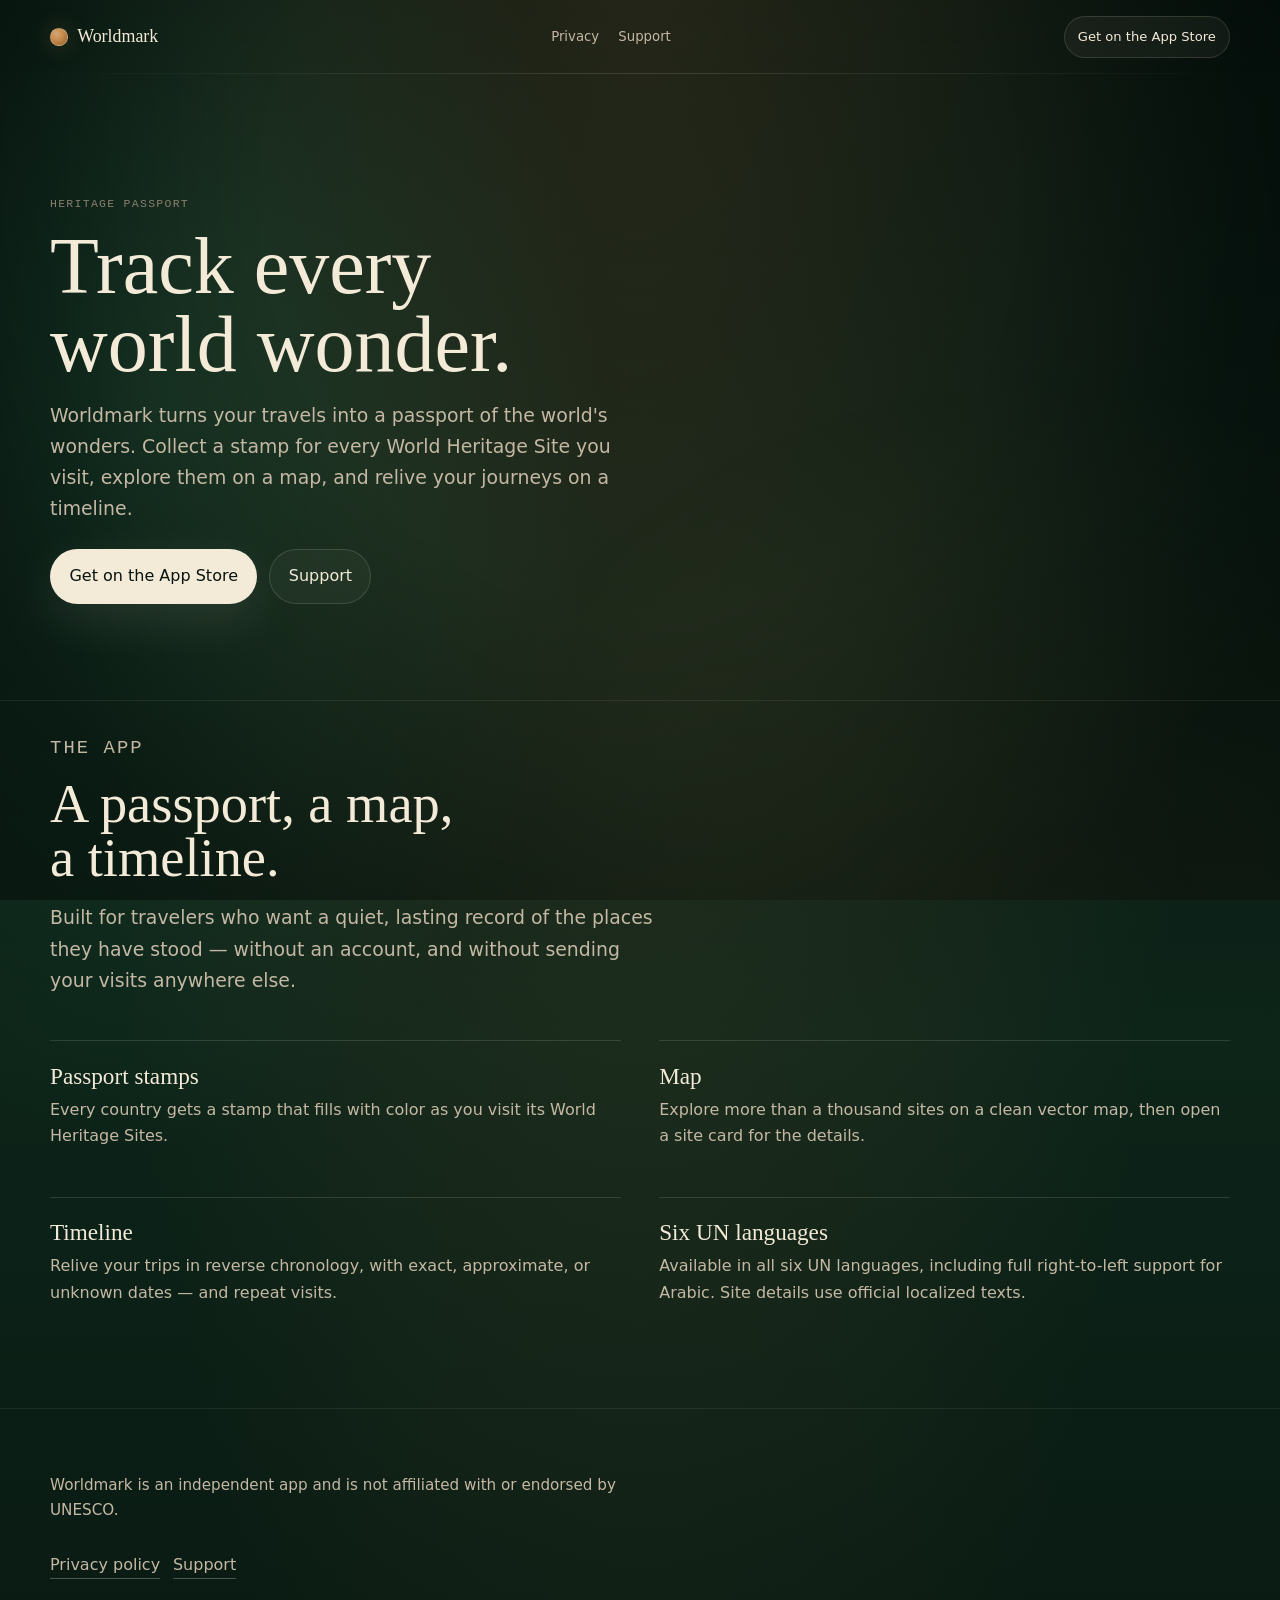
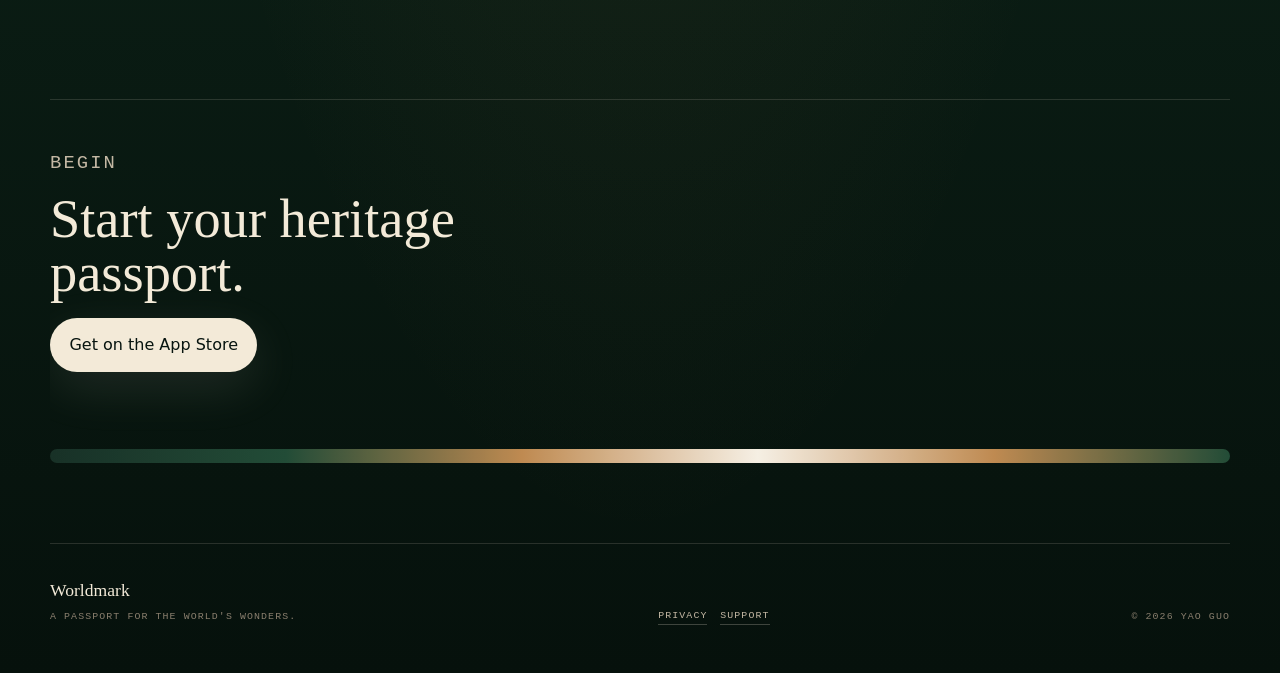
<file: index.html>
<!doctype html>
<html lang="en">
  <head>
    <meta charset="utf-8">
    <meta name="viewport" content="width=device-width, initial-scale=1">
    <title>Worldmark: Heritage Passport</title>
    <meta
      name="description"
      content="Track UNESCO World Heritage Sites you've visited. Collect passport stamps, explore the map, and relive your journeys on a timeline."
    >
    <meta name="theme-color" content="#0d2419">
    <meta property="og:title" content="Worldmark: Heritage Passport">
    <meta
      property="og:description"
      content="Track UNESCO World Heritage Sites you've visited. Collect passport stamps, explore the map, and relive your journeys on a timeline."
    >
    <meta property="og:type" content="website">
    <link rel="stylesheet" href="styles.css">
  </head>
  <body>
    <a class="skip-link" href="#main">Skip to main content</a>
    <header class="site-header" aria-label="Primary">
      <a class="wordmark" href="index.html" aria-label="Worldmark home">
        <span class="wordmark-mark" aria-hidden="true"></span>
        Worldmark
      </a>
      <nav class="site-nav" aria-label="Sections">
        <a href="privacy.html">Privacy</a>
        <a href="support.html">Support</a>
      </nav>
      <div class="header-actions">
        <a class="header-cta" href="https://apps.apple.com/app/id6833655880" target="_blank" rel="noopener">Get on the App Store</a>
      </div>
    </header>

    <main id="main">
      <section class="hero" aria-labelledby="hero-title">
        <p class="eyebrow">Heritage Passport</p>
        <h1 id="hero-title">Track every world wonder.</h1>
        <p class="hero-subhead">
          Worldmark turns your travels into a passport of the world's wonders.
          Collect a stamp for every World Heritage Site you visit, explore them
          on a map, and relive your journeys on a timeline.
        </p>
        <div class="cta-row">
          <a class="button button-primary" href="https://apps.apple.com/app/id6833655880" target="_blank" rel="noopener">Get on the App Store</a>
          <a class="button button-secondary" href="support.html">Support</a>
        </div>
      </section>

      <section class="features content-section" aria-labelledby="features-title">
        <div class="feature-copy">
          <p class="eyebrow">The app</p>
          <h2 id="features-title">A passport, a map, a timeline.</h2>
          <p>
            Built for travelers who want a quiet, lasting record of the places
            they have stood — without an account, and without sending your
            visits anywhere else.
          </p>
        </div>
        <div class="feature-grid">
          <article class="feature-card">
            <h3>Passport stamps</h3>
            <p>Every country gets a stamp that fills with color as you visit its World Heritage Sites.</p>
          </article>
          <article class="feature-card">
            <h3>Map</h3>
            <p>Explore more than a thousand sites on a clean vector map, then open a site card for the details.</p>
          </article>
          <article class="feature-card">
            <h3>Timeline</h3>
            <p>Relive your trips in reverse chronology, with exact, approximate, or unknown dates — and repeat visits.</p>
          </article>
          <article class="feature-card">
            <h3>Six UN languages</h3>
            <p>Available in all six UN languages, including full right-to-left support for Arabic. Site details use official localized texts.</p>
          </article>
        </div>
      </section>

      <section class="disclaimer content-section" aria-label="Affiliation">
        <p>
          Worldmark is an independent app and is not affiliated with or endorsed by UNESCO.
        </p>
        <div class="legal-links">
          <a href="privacy.html">Privacy policy</a>
          <a href="support.html">Support</a>
        </div>
      </section>

      <section class="final-cta content-section" aria-labelledby="final-title">
        <div class="final-panel">
          <p class="eyebrow">Begin</p>
          <h2 id="final-title">Start your heritage passport.</h2>
          <a class="button button-primary" href="https://apps.apple.com/app/id6833655880" target="_blank" rel="noopener">Get on the App Store</a>
        </div>
      </section>
    </main>

    <footer class="site-footer">
      <div>
        <strong>Worldmark</strong>
        <span>A passport for the world's wonders.</span>
      </div>
      <nav aria-label="Legal">
        <a href="privacy.html">Privacy</a>
        <a href="support.html">Support</a>
      </nav>
      <p>&copy; 2026 Yao Guo</p>
    </footer>
  </body>
</html>
</file>
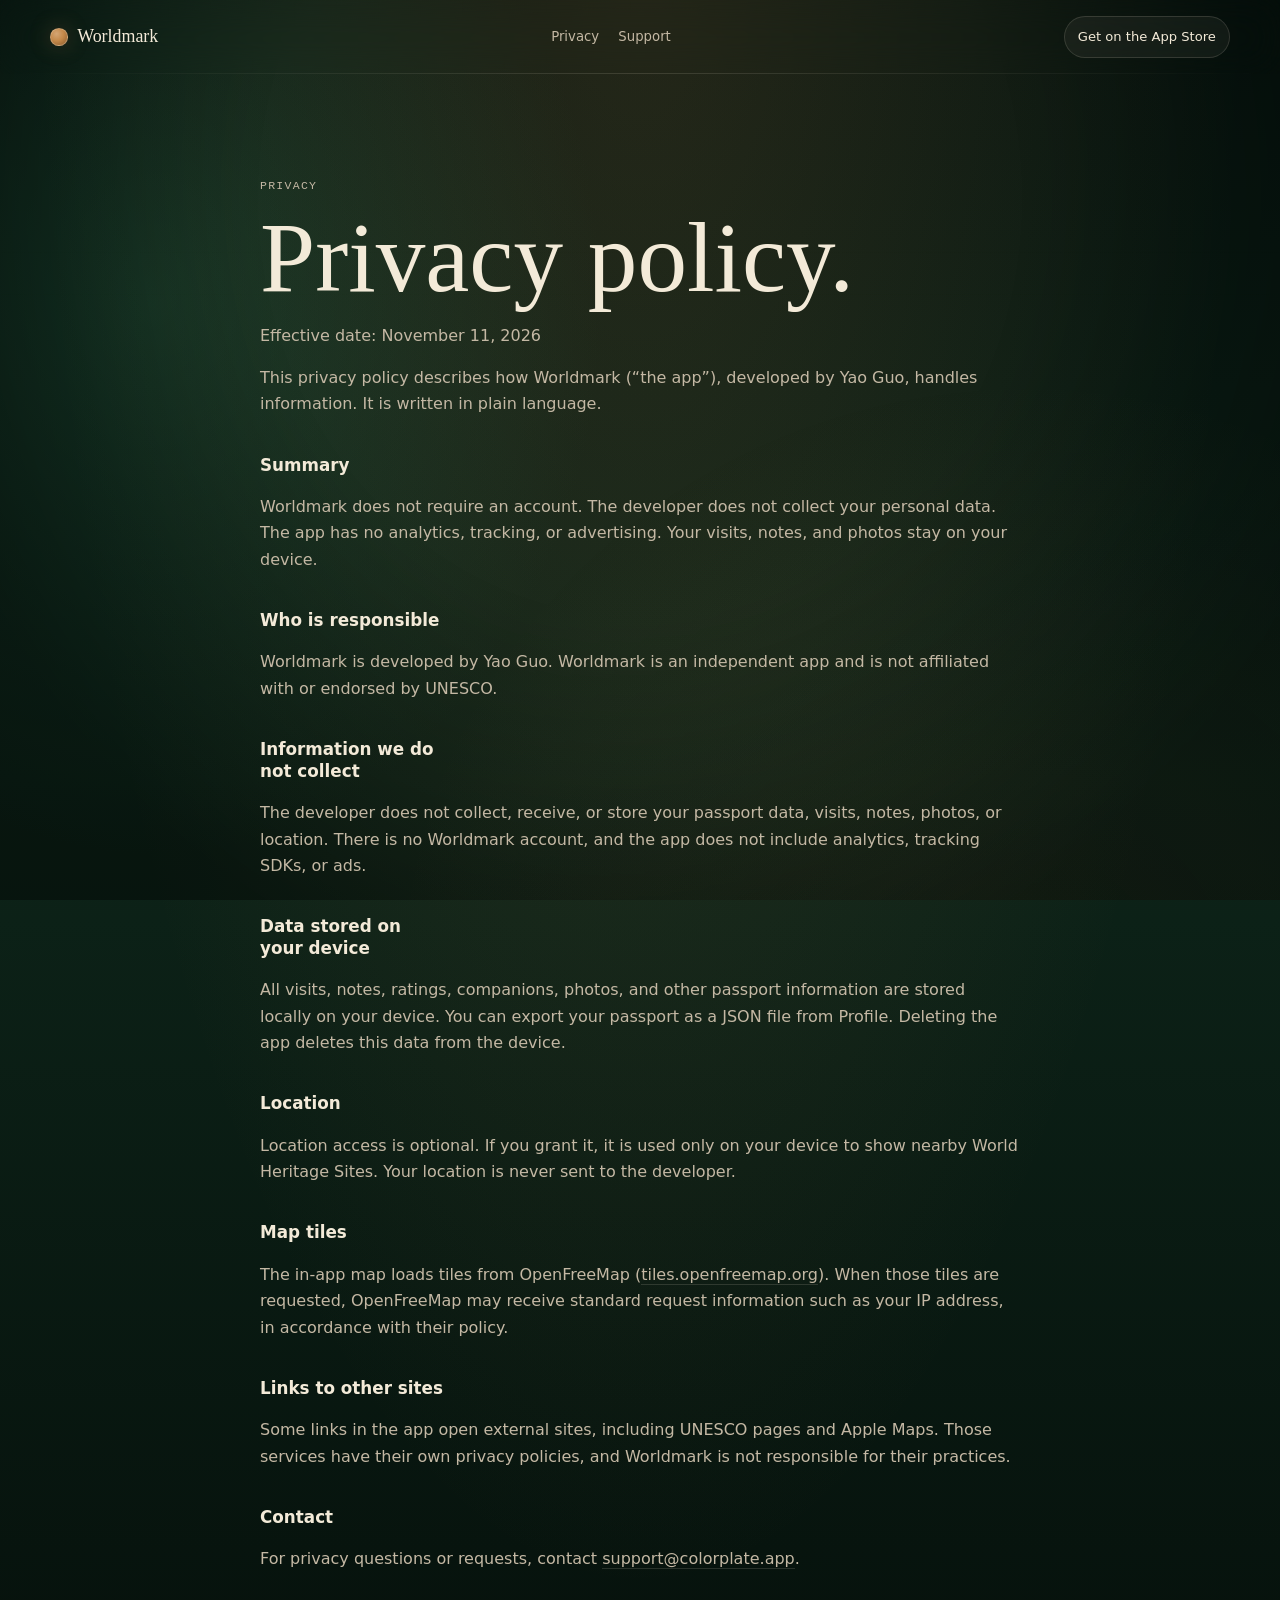
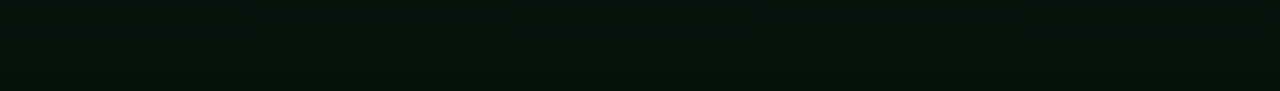
<file: privacy.html>
<!doctype html>
<html lang="en">
  <head>
    <meta charset="utf-8">
    <meta name="viewport" content="width=device-width, initial-scale=1">
    <title>Privacy Policy — Worldmark</title>
    <meta name="theme-color" content="#0d2419">
    <link rel="stylesheet" href="styles.css">
  </head>
  <body class="legal-page">
    <header class="site-header" aria-label="Primary">
      <a class="wordmark" href="index.html" aria-label="Worldmark home">
        <span class="wordmark-mark" aria-hidden="true"></span>
        Worldmark
      </a>
      <nav class="site-nav" aria-label="Sections">
        <a href="privacy.html">Privacy</a>
        <a href="support.html">Support</a>
      </nav>
      <div class="header-actions">
        <a class="header-cta" href="https://apps.apple.com/app/id6833655880" target="_blank" rel="noopener">Get on the App Store</a>
      </div>
    </header>

    <main class="legal-main">
      <p class="eyebrow">Privacy</p>
      <h1>Privacy policy.</h1>
      <p>Effective date: November 11, 2026</p>
      <p>
        This privacy policy describes how Worldmark (“the app”), developed by
        Yao Guo, handles information. It is written in plain language.
      </p>

      <h2>Summary</h2>
      <p>
        Worldmark does not require an account. The developer does not collect
        your personal data. The app has no analytics, tracking, or advertising.
        Your visits, notes, and photos stay on your device.
      </p>

      <h2>Who is responsible</h2>
      <p>
        Worldmark is developed by Yao Guo. Worldmark is an independent app and
        is not affiliated with or endorsed by UNESCO.
      </p>

      <h2>Information we do not collect</h2>
      <p>
        The developer does not collect, receive, or store your passport data,
        visits, notes, photos, or location. There is no Worldmark account, and
        the app does not include analytics, tracking SDKs, or ads.
      </p>

      <h2>Data stored on your device</h2>
      <p>
        All visits, notes, ratings, companions, photos, and other passport
        information are stored locally on your device. You can export your
        passport as a JSON file from Profile. Deleting the app deletes this
        data from the device.
      </p>

      <h2>Location</h2>
      <p>
        Location access is optional. If you grant it, it is used only on your
        device to show nearby World Heritage Sites. Your location is never sent
        to the developer.
      </p>

      <h2>Map tiles</h2>
      <p>
        The in-app map loads tiles from OpenFreeMap
        (<a href="https://tiles.openfreemap.org" target="_blank" rel="noopener">tiles.openfreemap.org</a>).
        When those tiles are requested, OpenFreeMap may receive standard
        request information such as your IP address, in accordance with their
        policy.
      </p>

      <h2>Links to other sites</h2>
      <p>
        Some links in the app open external sites, including UNESCO pages and
        Apple Maps. Those services have their own privacy policies, and
        Worldmark is not responsible for their practices.
      </p>

      <h2>Contact</h2>
      <p>
        For privacy questions or requests, contact
        <a href="mailto:support@colorplate.app">support@colorplate.app</a>.
      </p>
    </main>
  </body>
</html>
</file>
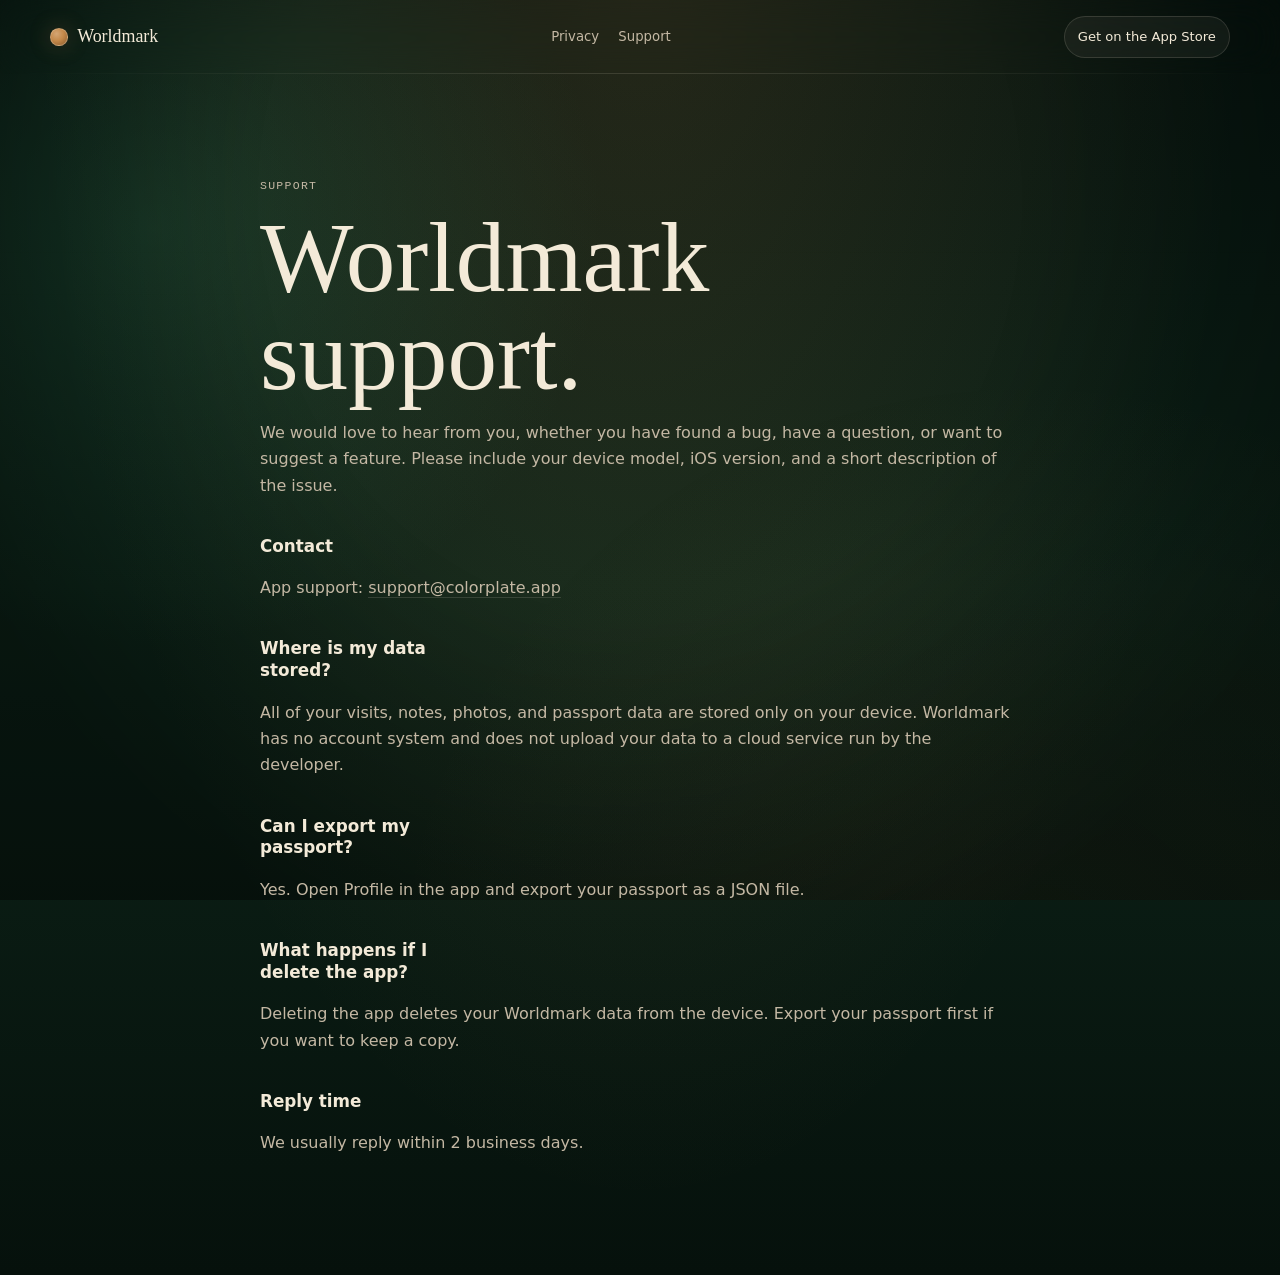
<file: support.html>
<!doctype html>
<html lang="en">
  <head>
    <meta charset="utf-8">
    <meta name="viewport" content="width=device-width, initial-scale=1">
    <title>Support — Worldmark</title>
    <meta name="theme-color" content="#0d2419">
    <link rel="stylesheet" href="styles.css">
  </head>
  <body class="legal-page">
    <header class="site-header" aria-label="Primary">
      <a class="wordmark" href="index.html" aria-label="Worldmark home">
        <span class="wordmark-mark" aria-hidden="true"></span>
        Worldmark
      </a>
      <nav class="site-nav" aria-label="Sections">
        <a href="privacy.html">Privacy</a>
        <a href="support.html">Support</a>
      </nav>
      <div class="header-actions">
        <a class="header-cta" href="https://apps.apple.com/app/id6833655880" target="_blank" rel="noopener">Get on the App Store</a>
      </div>
    </header>

    <main class="legal-main">
      <p class="eyebrow">Support</p>
      <h1>Worldmark support.</h1>
      <p>
        We would love to hear from you, whether you have found a bug, have a
        question, or want to suggest a feature. Please include your device
        model, iOS version, and a short description of the issue.
      </p>

      <h2>Contact</h2>
      <p>
        App support: <a href="mailto:support@colorplate.app">support@colorplate.app</a>
      </p>

      <h2>Where is my data stored?</h2>
      <p>
        All of your visits, notes, photos, and passport data are stored only on
        your device. Worldmark has no account system and does not upload your
        data to a cloud service run by the developer.
      </p>

      <h2>Can I export my passport?</h2>
      <p>
        Yes. Open Profile in the app and export your passport as a JSON file.
      </p>

      <h2>What happens if I delete the app?</h2>
      <p>
        Deleting the app deletes your Worldmark data from the device. Export
        your passport first if you want to keep a copy.
      </p>

      <h2>Reply time</h2>
      <p>
        We usually reply within 2 business days.
      </p>
    </main>
  </body>
</html>
</file>
<file: styles.css>
/* Worldmark site styles — structure and tone after colorplate-site,
   recolored for deep green, copper, and cream. */

:root {
  color-scheme: dark;
  --ink: #07140f;
  --ink-soft: #0d2419;
  --charcoal: #12281e;
  --forest: #1f4d36;
  --forest-bright: #2a6a48;
  --ivory: #f3ead8;
  --cream: #f6efe2;
  --stone: #c4b8a4;
  --stone-dim: #8a7f6e;
  --copper: #c4894a;
  --copper-bright: #d4a574;
  --line: rgba(243, 234, 216, 0.14);
  --glass: rgba(243, 234, 216, 0.055);
  --glow: rgba(196, 137, 74, 0.28);
  --serif: "Iowan Old Style", "New York", "Times New Roman", Palatino, serif;
  --sans: Inter, ui-sans-serif, system-ui, -apple-system, BlinkMacSystemFont, "Segoe UI", sans-serif;
  --mono: "SFMono-Regular", "SF Mono", Consolas, "Liberation Mono", monospace;
  --max: 1180px;
}

* {
  box-sizing: border-box;
}

html {
  scroll-behavior: smooth;
  overflow-x: hidden;
}

body {
  margin: 0;
  background:
    radial-gradient(ellipse at 50% -8%, rgba(196, 137, 74, 0.16), transparent 38rem),
    radial-gradient(ellipse at 12% 18%, rgba(31, 77, 54, 0.55), transparent 28rem),
    linear-gradient(180deg, #07140f 0%, #0d2419 46%, #06110c 100%);
  color: var(--ivory);
  font-family: var(--sans);
  font-size: 16px;
  line-height: 1.65;
  overflow-x: hidden;
}

body::before {
  content: "";
  position: fixed;
  inset: 0;
  pointer-events: none;
  z-index: -1;
  opacity: 0.22;
  background-image:
    linear-gradient(rgba(243, 234, 216, 0.03) 1px, transparent 1px),
    linear-gradient(90deg, rgba(243, 234, 216, 0.02) 1px, transparent 1px);
  background-size: 42px 42px;
  mask-image: linear-gradient(to bottom, black, transparent 78%);
}

body::after {
  content: "";
  position: fixed;
  inset: 0;
  z-index: -1;
  pointer-events: none;
  background:
    radial-gradient(ellipse at 50% 22%, transparent 0 42%, rgba(0, 0, 0, 0.38) 82%),
    radial-gradient(ellipse at 80% 110%, rgba(196, 137, 74, 0.08), transparent 44%);
}

img {
  display: block;
  max-width: 100%;
  height: auto;
}

a {
  color: inherit;
  text-decoration: none;
}

.skip-link {
  position: fixed;
  left: 1rem;
  top: 1rem;
  z-index: 50;
  transform: translateY(-150%);
  background: var(--ivory);
  color: var(--ink);
  padding: 0.6rem 0.9rem;
  border-radius: 8px;
}

.skip-link:focus {
  transform: translateY(0);
}

.site-header {
  position: sticky;
  top: 0;
  z-index: 20;
  display: flex;
  align-items: center;
  justify-content: space-between;
  gap: 1rem;
  width: 100%;
  margin: 0 auto;
  padding: 1rem max(1rem, calc((100vw - var(--max)) / 2));
  backdrop-filter: blur(18px);
}

.site-header::after {
  content: "";
  position: absolute;
  left: 0;
  right: 0;
  bottom: 0;
  height: 1px;
  background: linear-gradient(90deg, transparent, var(--line), transparent);
}

.wordmark,
.header-cta,
.button,
.site-nav a,
.legal-links a,
.site-footer a {
  transition: color 180ms ease, border-color 180ms ease, background 180ms ease, transform 180ms ease, box-shadow 180ms ease;
}

.wordmark {
  display: inline-flex;
  align-items: center;
  gap: 0.6rem;
  font-family: var(--serif);
  font-size: 1.12rem;
  color: var(--ivory);
}

.wordmark-mark {
  width: 1.1rem;
  height: 1.1rem;
  border-radius: 50%;
  background:
    radial-gradient(circle at 35% 30%, var(--copper-bright), var(--copper) 46%, #8a5a2b 100%);
  box-shadow: 0 0 22px var(--glow);
  border: 1px solid rgba(243, 234, 216, 0.28);
}

.site-nav {
  display: none;
  align-items: center;
  gap: 1.2rem;
  color: var(--stone);
  font-size: 0.83rem;
}

.header-actions {
  display: inline-flex;
  align-items: center;
  justify-content: flex-end;
  gap: 0.5rem;
  min-width: 0;
}

.header-cta {
  border: 1px solid var(--line);
  border-radius: 999px;
  color: var(--ivory);
  font-size: 0.82rem;
  padding: 0.56rem 0.82rem;
  background: rgba(243, 234, 216, 0.05);
  white-space: nowrap;
}

.header-cta:hover,
.button:hover {
  transform: translateY(-1px);
}

.header-cta:hover {
  border-color: rgba(243, 234, 216, 0.28);
  background: rgba(243, 234, 216, 0.075);
  box-shadow: 0 0 34px rgba(196, 137, 74, 0.12);
}

.site-nav a:hover,
.legal-links a:hover,
.site-footer a:hover {
  color: var(--ivory);
}

.content-section {
  width: 100%;
  margin: 0 auto;
  padding-left: max(1rem, calc((100vw - var(--max)) / 2));
  padding-right: max(1rem, calc((100vw - var(--max)) / 2));
}

.eyebrow {
  margin: 0 0 0.9rem;
  color: var(--stone-dim);
  font-family: var(--mono);
  font-size: 0.72rem;
  letter-spacing: 0.11em;
  text-transform: uppercase;
}

h1,
h2,
h3,
p {
  margin-top: 0;
}

h1,
h2 {
  font-family: var(--serif);
  font-weight: 400;
  line-height: 0.98;
  letter-spacing: 0;
}

h1 {
  max-width: 14ch;
  margin-bottom: 1rem;
  font-size: clamp(3.05rem, 6.4vw, 5rem);
}

h2 {
  max-width: 16ch;
  margin-bottom: 1.1rem;
  font-size: clamp(2.1rem, 5vw, 3.4rem);
}

h3 {
  font-family: var(--serif);
  font-size: 1.45rem;
  font-weight: 400;
  line-height: 1.15;
}

.hero {
  position: relative;
  isolation: isolate;
  width: 100%;
  padding: clamp(4rem, 10vw, 7.5rem) max(1rem, calc((100vw - var(--max)) / 2)) clamp(3.5rem, 8vw, 6rem);
}

.hero-subhead,
.feature-copy p,
.disclaimer p,
.final-panel p {
  max-width: 38rem;
  color: var(--stone);
  font-size: clamp(1rem, 1.8vw, 1.18rem);
}

.cta-row {
  display: flex;
  flex-wrap: wrap;
  gap: 0.75rem;
  margin-top: 1.55rem;
}

.button {
  display: inline-flex;
  align-items: center;
  justify-content: center;
  min-height: 3rem;
  border-radius: 999px;
  padding: 0.82rem 1.15rem;
  cursor: pointer;
  white-space: nowrap;
}

.button-primary {
  border: 1px solid rgba(243, 234, 216, 0.58);
  background: var(--ivory);
  color: var(--ink);
  box-shadow: 0 16px 50px rgba(243, 234, 216, 0.1);
}

.button-primary:hover {
  box-shadow:
    0 18px 55px rgba(243, 234, 216, 0.14),
    0 0 30px rgba(196, 137, 74, 0.18);
}

.button-secondary {
  border: 1px solid var(--line);
  background: rgba(243, 234, 216, 0.04);
  color: var(--ivory);
}

.button-secondary:hover {
  border-color: rgba(243, 234, 216, 0.28);
  background: rgba(243, 234, 216, 0.075);
}

.features {
  display: grid;
  gap: 1.6rem;
  padding-top: clamp(1rem, 4vw, 2rem);
  padding-bottom: clamp(3rem, 7vw, 5rem);
  border-top: 1px solid rgba(243, 234, 216, 0.08);
}

.feature-grid {
  display: grid;
  gap: 1.4rem;
}

.feature-card {
  padding: 1.35rem 0;
  border-top: 1px solid var(--line);
}

.feature-card h3 {
  margin-bottom: 0.45rem;
}

.feature-card p {
  margin: 0;
  color: var(--stone);
}

.disclaimer {
  border-top: 1px solid rgba(243, 234, 216, 0.08);
  padding-top: clamp(2.5rem, 6vw, 4rem);
  padding-bottom: clamp(2.5rem, 6vw, 4rem);
}

.disclaimer p {
  margin-bottom: 0;
  font-size: 0.95rem;
}

.final-cta {
  padding-top: clamp(2rem, 5vw, 3.5rem);
  padding-bottom: clamp(3rem, 7vw, 5rem);
}

.final-panel {
  position: relative;
  overflow: hidden;
  border-top: 1px solid var(--line);
  padding-top: clamp(2rem, 5vw, 3rem);
}

.final-panel::after {
  content: "";
  display: block;
  width: 100%;
  height: 0.85rem;
  margin-top: clamp(3rem, 6vw, 5rem);
  border-radius: 999px;
  background: linear-gradient(90deg, #163226, var(--forest), var(--copper), var(--cream), var(--copper), var(--forest));
  filter: saturate(0.9) blur(0.15px);
}

.legal-links {
  display: flex;
  flex-wrap: wrap;
  gap: 0.8rem;
  margin-top: 1.8rem;
}

.legal-links a {
  border-bottom: 1px solid rgba(243, 234, 216, 0.28);
  color: var(--stone);
}

.site-footer {
  display: flex;
  flex-direction: column;
  gap: 1rem;
  width: min(var(--max), calc(100% - 2rem));
  margin: 0 auto;
  border-top: 1px solid var(--line);
  padding: 2rem 0 3rem;
  color: var(--stone-dim);
  font-family: var(--mono);
  font-size: 0.62rem;
  letter-spacing: 0.11em;
  text-transform: uppercase;
}

.site-footer div {
  display: grid;
  gap: 0.25rem;
}

.site-footer nav {
  display: flex;
  flex-wrap: wrap;
  gap: 0.8rem;
  color: var(--stone);
}

.site-footer nav a {
  border-bottom: 1px solid rgba(243, 234, 216, 0.24);
}

.site-footer strong {
  color: var(--ivory);
  font-family: var(--serif);
  font-size: 1.1rem;
  font-weight: 400;
  letter-spacing: 0;
  text-transform: none;
}

.site-footer p {
  margin: 0;
}

.legal-page {
  min-height: 100svh;
}

.legal-main {
  width: min(760px, calc(100% - 2rem));
  margin: 0 auto;
  padding: clamp(4rem, 8vw, 7rem) 0;
}

.legal-main h1 {
  max-width: 14ch;
  font-size: clamp(3.2rem, 9vw, 6.2rem);
}

.legal-main h2 {
  margin-top: 2.3rem;
  font-family: var(--sans);
  font-size: 1.05rem;
  font-weight: 600;
  line-height: 1.3;
}

.legal-main p,
.legal-main li {
  color: var(--stone);
}

.legal-main a {
  border-bottom: 1px solid var(--line);
}

.legal-main ul {
  padding-left: 1.15rem;
}

.legal-main li + li {
  margin-top: 0.35rem;
}

@media (min-width: 720px) {
  .site-nav {
    display: inline-flex;
  }

  .feature-grid {
    grid-template-columns: repeat(2, 1fr);
    gap: 1.6rem 2.4rem;
  }

  .site-footer {
    flex-direction: row;
    align-items: end;
    justify-content: space-between;
  }
}

@media (max-width: 640px) {
  .header-cta {
    min-height: 2.35rem;
    padding-inline: 0.7rem;
    font-size: 0.76rem;
  }

  .wordmark {
    gap: 0.46rem;
    font-size: 1rem;
  }

  .wordmark-mark {
    width: 0.95rem;
    height: 0.95rem;
  }

  h1 {
    font-size: clamp(2.6rem, 12vw, 3.6rem);
  }
}

@media (prefers-reduced-motion: reduce) {
  *,
  *::before,
  *::after {
    animation-duration: 0.01ms !important;
    animation-iteration-count: 1 !important;
    scroll-behavior: auto !important;
    transition-duration: 0.01ms !important;
  }
}
</file>
